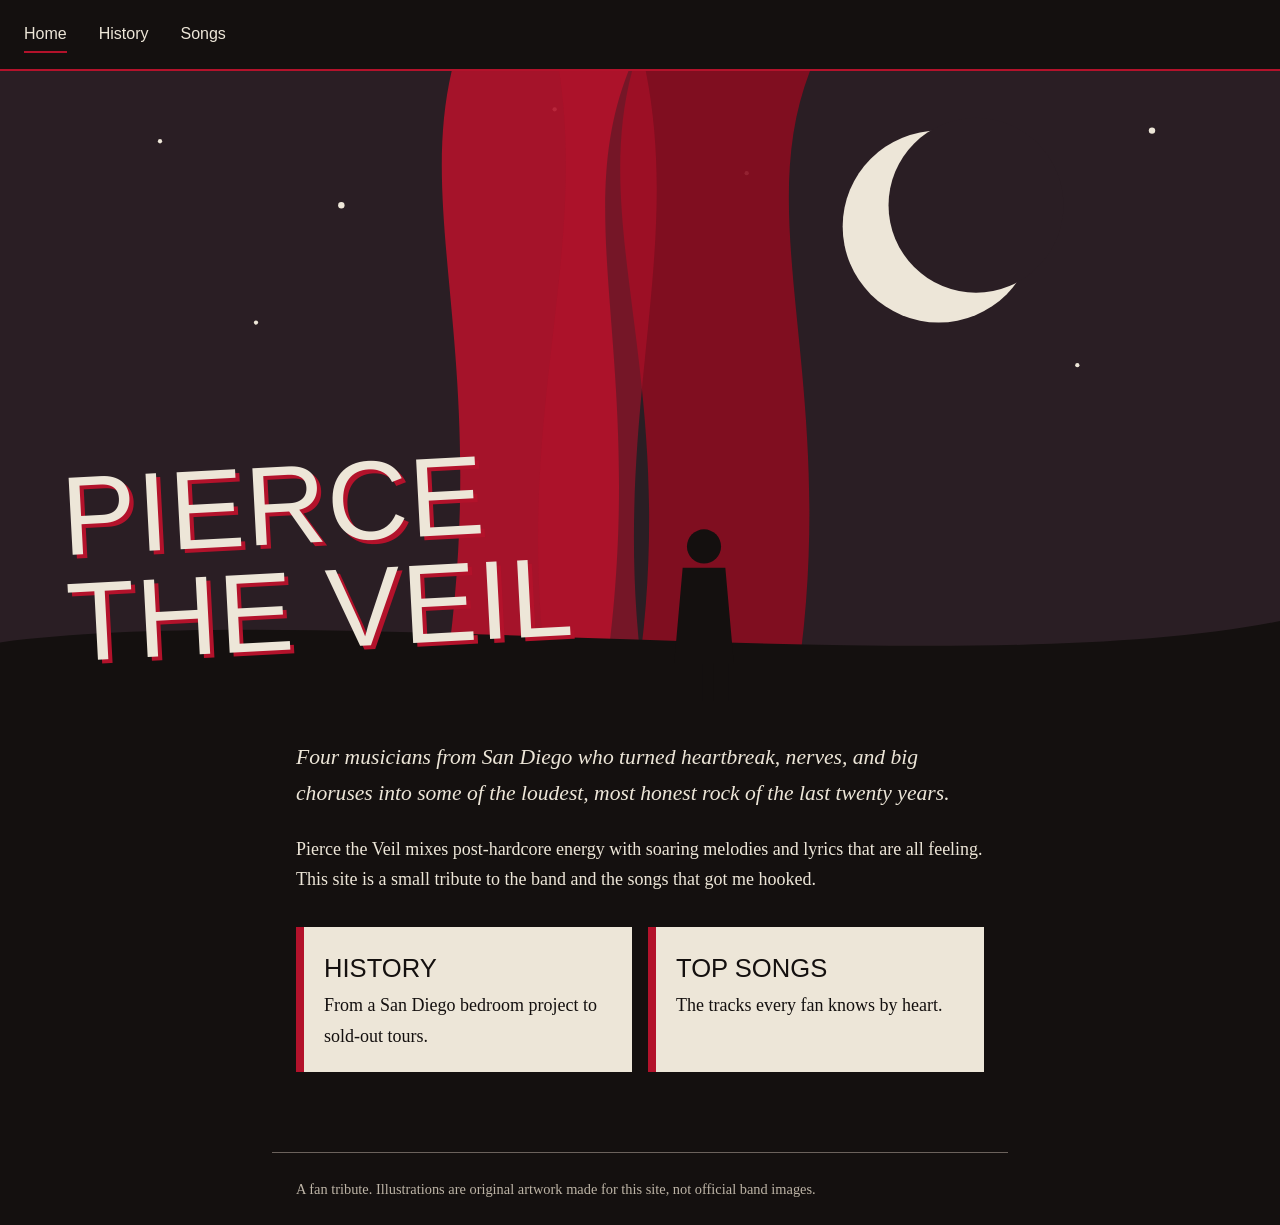
<file: index.html>
<!DOCTYPE html>
<html lang="en"><head><meta charset="utf-8"><meta name="viewport" content="width=device-width, initial-scale=1"><link rel="stylesheet" href="style.css"><title>Pierce the Veil: Fan Tribute</title></head>
<body><nav aria-label="Main"><a href="index.html" aria-current="page">Home</a><a href="history.html">History</a><a href="songs.html">Songs</a></nav>
<header class="hero"><img src="hero.svg" alt="A lone figure stands before a tall red veil under a pale moon"><h1>Pierce<br>the Veil</h1></header>
<main>
<p class="lede">Four musicians from San Diego who turned heartbreak, nerves, and big choruses into some of the loudest, most honest rock of the last twenty years.</p>
<p>Pierce the Veil mixes post-hardcore energy with soaring melodies and lyrics that are all feeling. This site is a small tribute to the band and the songs that got me hooked.</p>
<ul class="cards">
<li><a href="history.html"><strong>History</strong>From a San Diego bedroom project to sold-out tours.</a></li>
<li><a href="songs.html"><strong>Top songs</strong>The tracks every fan knows by heart.</a></li>
</ul>
</main><footer>A fan tribute. Illustrations are original artwork made for this site, not official band images.</footer>
</body></html>
</file>
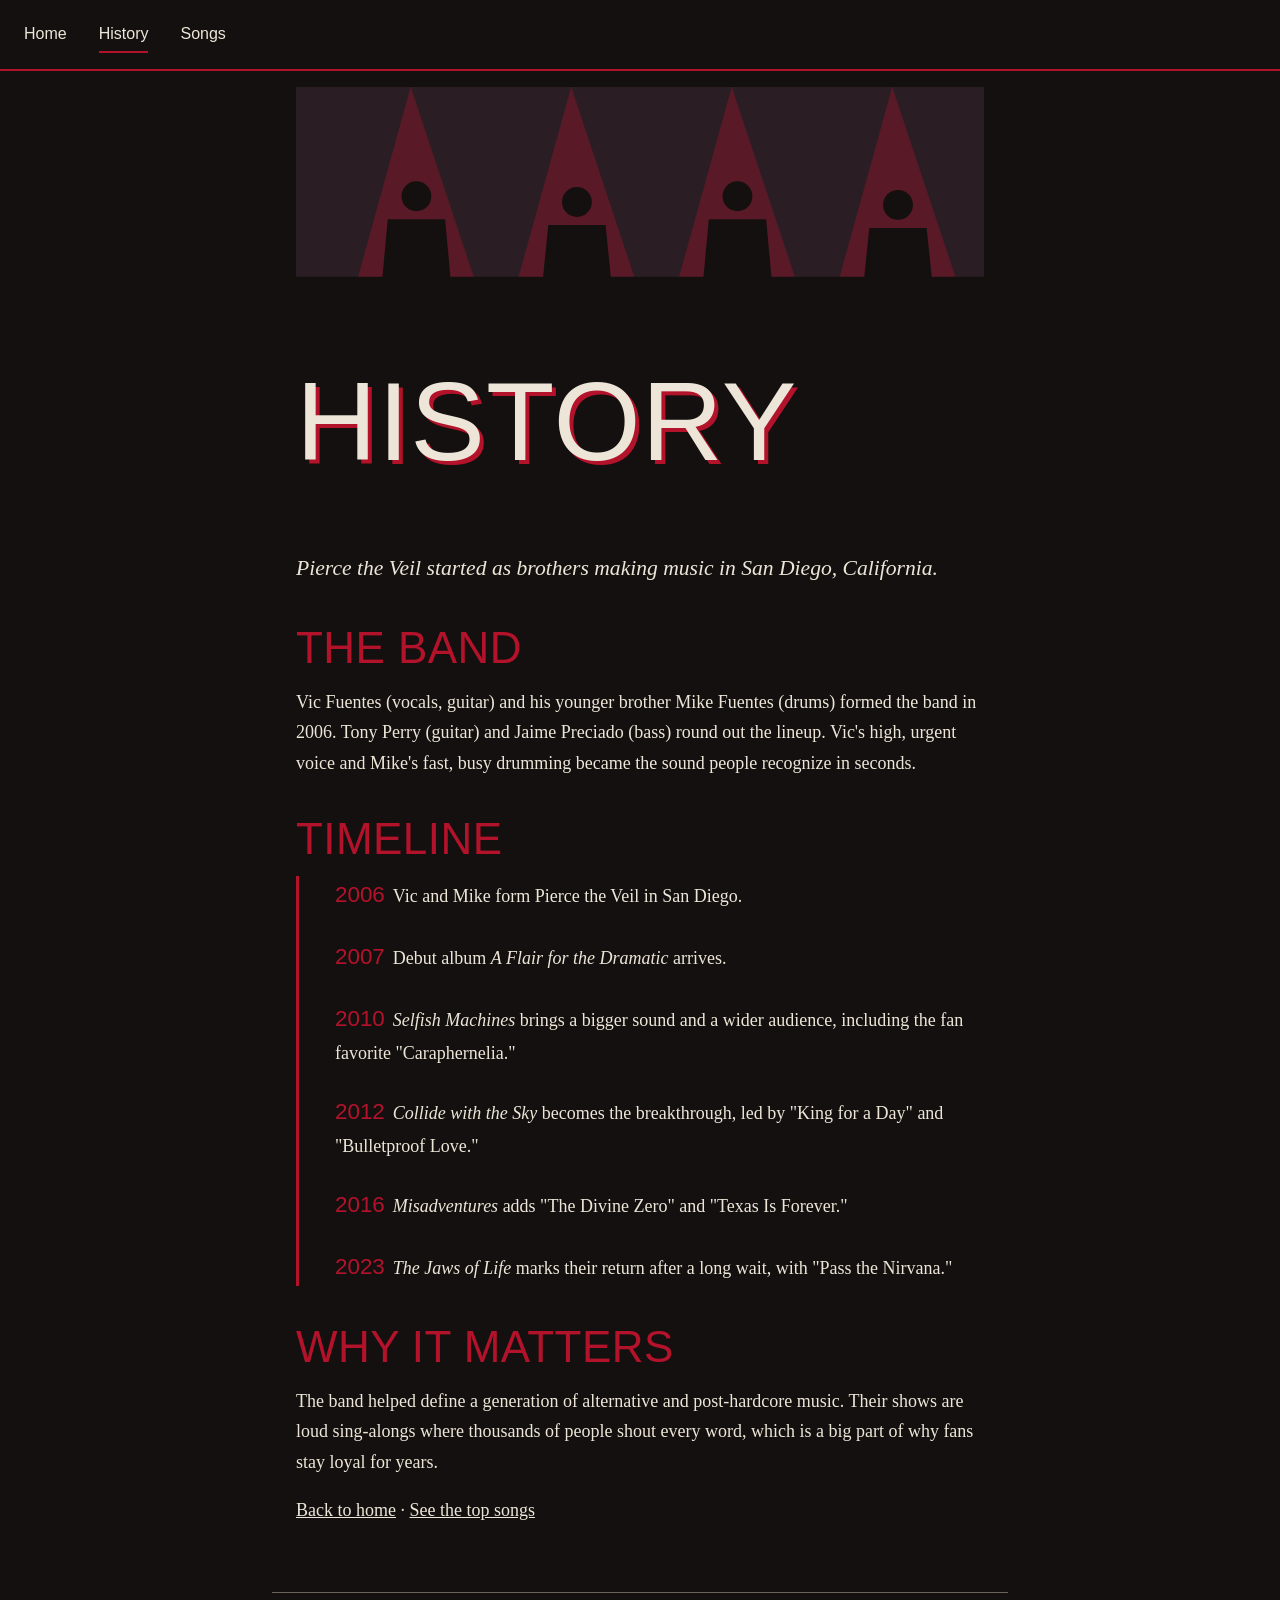
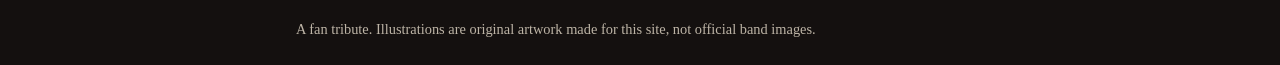
<file: history.html>
<!DOCTYPE html>
<html lang="en"><head><meta charset="utf-8"><meta name="viewport" content="width=device-width, initial-scale=1"><link rel="stylesheet" href="style.css"><title>History: Pierce the Veil</title></head>
<body><nav aria-label="Main"><a href="index.html">Home</a><a href="history.html" aria-current="page">History</a><a href="songs.html">Songs</a></nav>
<main>
<img class="banner" src="history.svg" alt="Four band silhouettes on a stage under red spotlights">
<h1>History</h1>
<p class="lede">Pierce the Veil started as brothers making music in San Diego, California.</p>
<h2>The band</h2>
<p>Vic Fuentes (vocals, guitar) and his younger brother Mike Fuentes (drums) formed the band in 2006. Tony Perry (guitar) and Jaime Preciado (bass) round out the lineup. Vic's high, urgent voice and Mike's fast, busy drumming became the sound people recognize in seconds.</p>
<h2>Timeline</h2>
<ol class="timeline">
<li><b>2006</b>Vic and Mike form Pierce the Veil in San Diego.</li>
<li><b>2007</b>Debut album <em>A Flair for the Dramatic</em> arrives.</li>
<li><b>2010</b><em>Selfish Machines</em> brings a bigger sound and a wider audience, including the fan favorite "Caraphernelia."</li>
<li><b>2012</b><em>Collide with the Sky</em> becomes the breakthrough, led by "King for a Day" and "Bulletproof Love."</li>
<li><b>2016</b><em>Misadventures</em> adds "The Divine Zero" and "Texas Is Forever."</li>
<li><b>2023</b><em>The Jaws of Life</em> marks their return after a long wait, with "Pass the Nirvana."</li>
</ol>
<h2>Why it matters</h2>
<p>The band helped define a generation of alternative and post-hardcore music. Their shows are loud sing-alongs where thousands of people shout every word, which is a big part of why fans stay loyal for years.</p>
<p><a href="index.html">Back to home</a> &middot; <a href="songs.html">See the top songs</a></p>
</main><footer>A fan tribute. Illustrations are original artwork made for this site, not official band images.</footer>
</body></html>
</file>
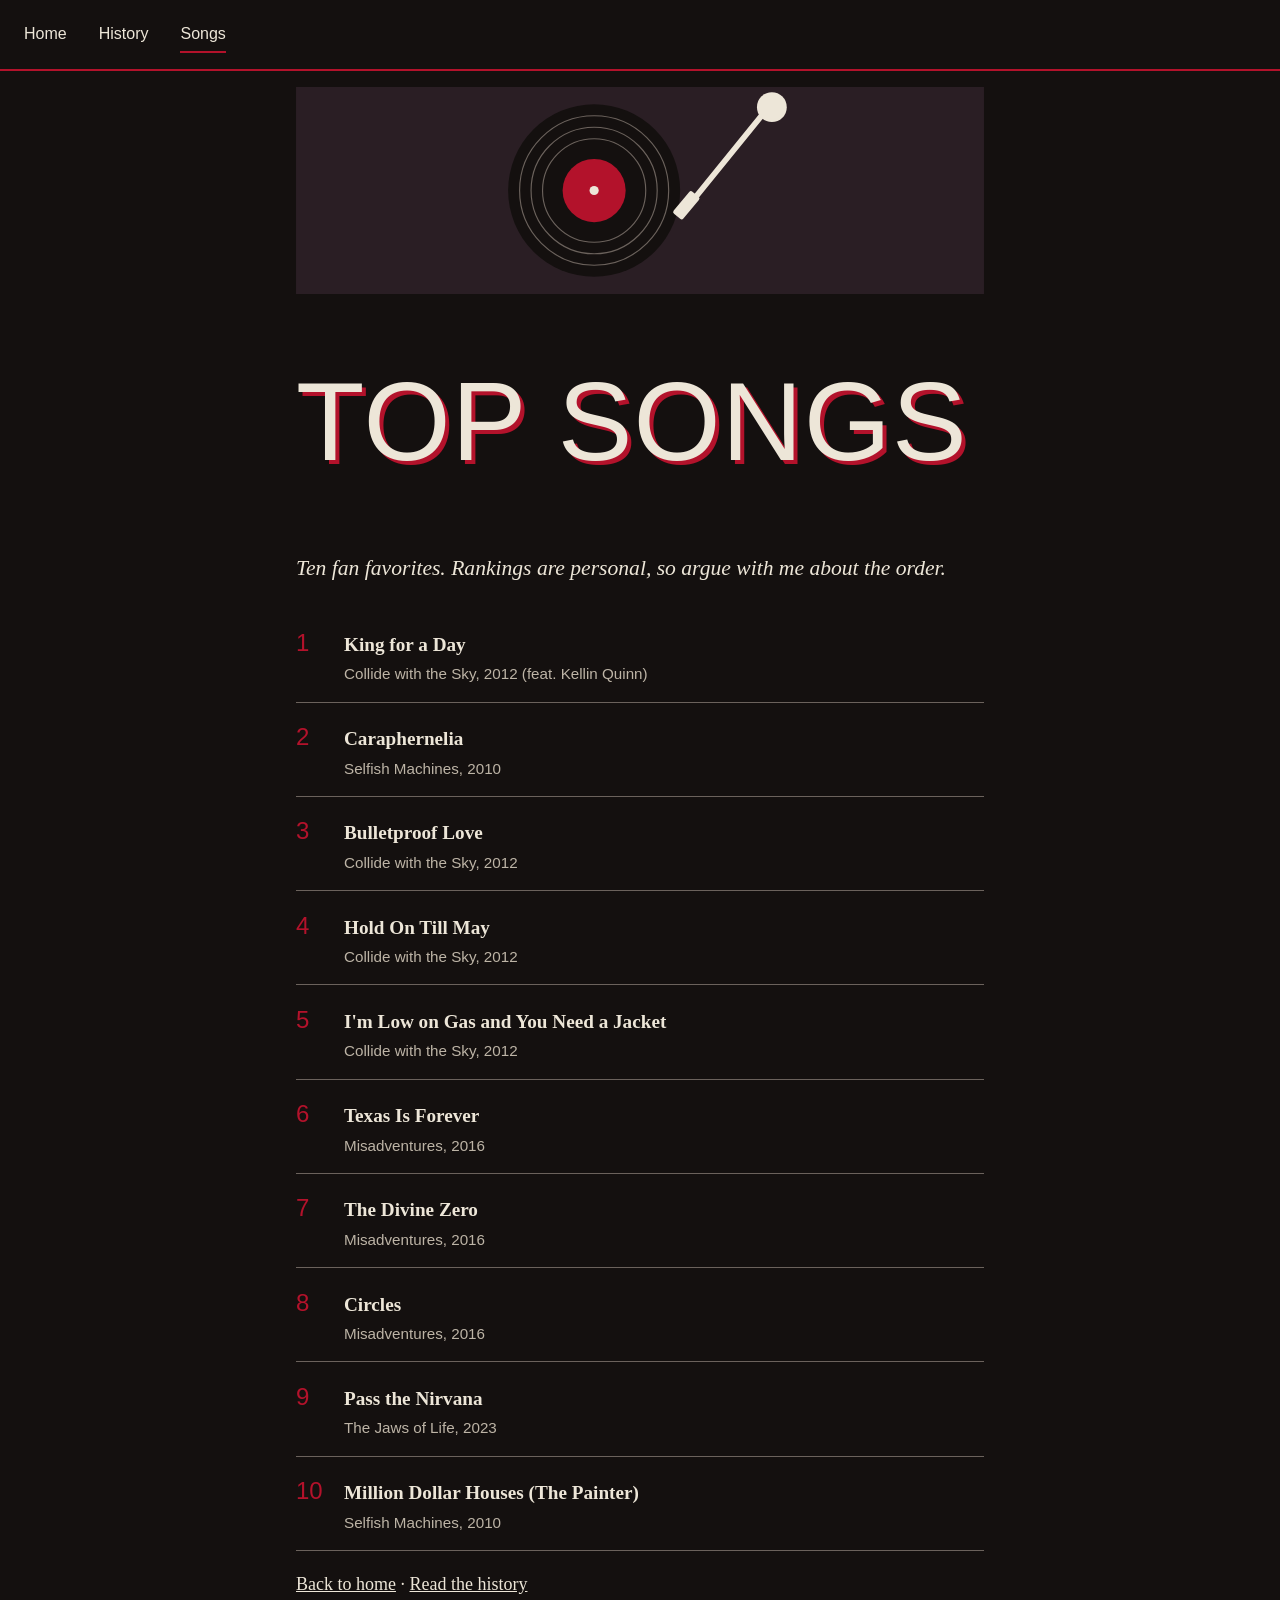
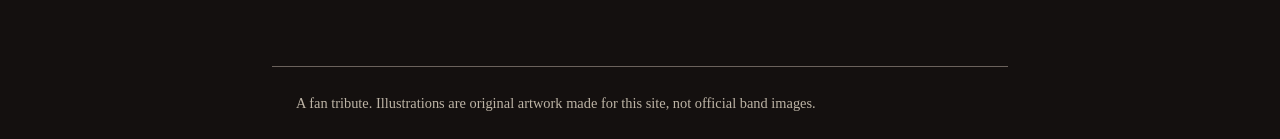
<file: songs.html>
<!DOCTYPE html>
<html lang="en"><head><meta charset="utf-8"><meta name="viewport" content="width=device-width, initial-scale=1"><link rel="stylesheet" href="style.css"><title>Top Songs: Pierce the Veil</title></head>
<body><nav aria-label="Main"><a href="index.html">Home</a><a href="history.html">History</a><a href="songs.html" aria-current="page">Songs</a></nav>
<main>
<img class="banner" src="songs.svg" alt="A vinyl record with a red label and a tone arm">
<h1>Top songs</h1>
<p class="lede">Ten fan favorites. Rankings are personal, so argue with me about the order.</p>
<ol class="songs">
<li><div><strong>King for a Day</strong><span>Collide with the Sky, 2012 (feat. Kellin Quinn)</span></div></li>
<li><div><strong>Caraphernelia</strong><span>Selfish Machines, 2010</span></div></li>
<li><div><strong>Bulletproof Love</strong><span>Collide with the Sky, 2012</span></div></li>
<li><div><strong>Hold On Till May</strong><span>Collide with the Sky, 2012</span></div></li>
<li><div><strong>I'm Low on Gas and You Need a Jacket</strong><span>Collide with the Sky, 2012</span></div></li>
<li><div><strong>Texas Is Forever</strong><span>Misadventures, 2016</span></div></li>
<li><div><strong>The Divine Zero</strong><span>Misadventures, 2016</span></div></li>
<li><div><strong>Circles</strong><span>Misadventures, 2016</span></div></li>
<li><div><strong>Pass the Nirvana</strong><span>The Jaws of Life, 2023</span></div></li>
<li><div><strong>Million Dollar Houses (The Painter)</strong><span>Selfish Machines, 2010</span></div></li>
</ol>
<p><a href="index.html">Back to home</a> &middot; <a href="history.html">Read the history</a></p>
</main><footer>A fan tribute. Illustrations are original artwork made for this site, not official band images.</footer>
</body></html>
</file>
<file: style.css>
:root{--bone:#ede6d8;--ink:#14100f;--blood:#b3122b;--ash:#6b625c;--dusk:#2a1e24}
*{box-sizing:border-box}
html{font-size:100%}
body{margin:0;background:var(--ink);color:var(--bone);font:1.125rem/1.7 Georgia,"Times New Roman",serif}
a{color:var(--bone)}
a:focus-visible{outline:3px solid var(--blood);outline-offset:3px}
img{max-width:100%;height:auto;display:block}
nav{display:flex;flex-wrap:wrap;gap:.5rem 2rem;padding:1rem 1.5rem;border-bottom:2px solid var(--blood);font-family:"Arial Narrow",Arial,sans-serif;font-size:1rem}
nav a{text-decoration:none;padding:.25rem 0;border-bottom:2px solid transparent}
nav a:hover,nav a[aria-current]{border-bottom-color:var(--blood)}
.hero{position:relative;background:var(--dusk)}
.hero img{width:100%;max-height:70vh;object-fit:cover}
.hero h1{position:absolute;left:5%;bottom:6%;margin:0;transform:rotate(-3deg)}
h1,h2{font-family:Impact,"Arial Narrow Bold","Arial Black",sans-serif;font-weight:400;text-transform:uppercase;line-height:.95;letter-spacing:.01em}
h1{font-size:clamp(2.75rem,10vw,7rem);color:var(--bone);text-shadow:4px 4px 0 var(--blood)}
h2{font-size:clamp(1.75rem,4vw,2.75rem);color:var(--blood);margin:2.5rem 0 1rem}
main{max-width:46rem;margin:0 auto;padding:1rem 1.5rem 3rem}
.lede{font-size:1.35rem;font-style:italic}
.cards{display:grid;gap:1rem;grid-template-columns:repeat(auto-fit,minmax(16rem,1fr));margin:2rem 0;padding:0;list-style:none}
.cards a{display:block;height:100%;padding:1.25rem;background:var(--bone);color:var(--ink);text-decoration:none;border-left:8px solid var(--blood)}
.cards a:hover{background:#fff}
.cards strong{display:block;font-family:Impact,"Arial Black",sans-serif;font-weight:400;font-size:1.6rem;text-transform:uppercase}
.banner{width:100%;background:var(--dusk);margin-bottom:1rem}
.timeline{list-style:none;margin:0;padding:0 0 0 1.25rem;border-left:3px solid var(--blood)}
.timeline li{margin:0 0 1.5rem;padding-left:1rem}
.timeline b{font-family:Impact,"Arial Black",sans-serif;font-weight:400;font-size:1.4rem;color:var(--blood);margin-right:.5rem}
.songs{list-style:none;margin:0;padding:0;counter-reset:s}
.songs li{counter-increment:s;display:flex;gap:1rem;align-items:baseline;padding:.9rem 0;border-bottom:1px solid var(--ash)}
.songs li::before{content:counter(s);font-family:Impact,sans-serif;color:var(--blood);font-size:1.5rem;min-width:2rem}
.songs span{display:block;font-size:.95rem;color:#bdb4a6;font-family:"Arial Narrow",Arial,sans-serif}
.songs strong{font-size:1.2rem}
footer{max-width:46rem;margin:0 auto;padding:1.5rem;border-top:1px solid var(--ash);font-size:.9rem;color:#bdb4a6}
</file>
